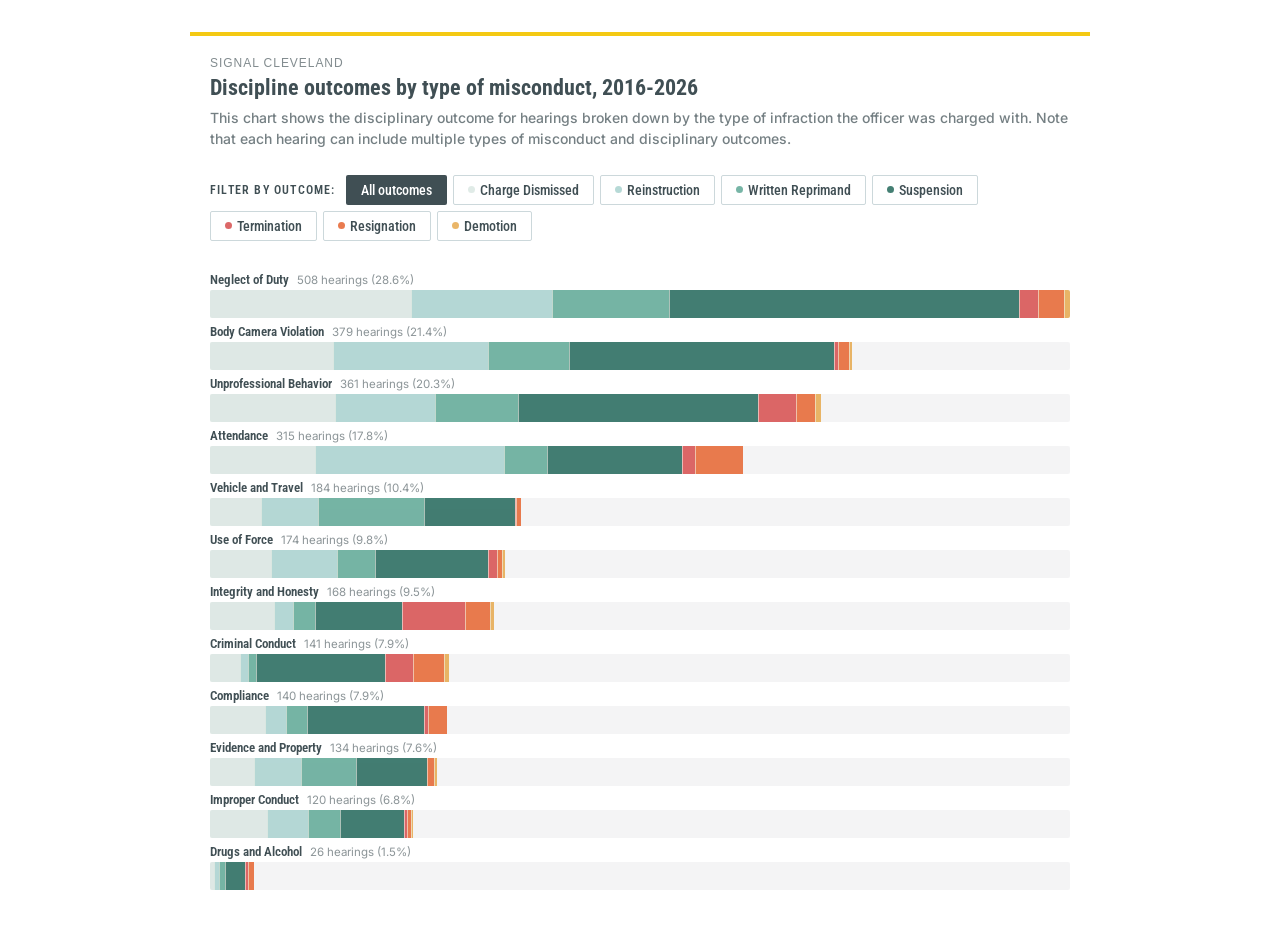
<file: index.html>
<!DOCTYPE html>
<html lang="en">
<head>
<meta charset="UTF-8">
<meta name="viewport" content="width=device-width, initial-scale=1.0">
<title>CPD Charges Visualization</title>
<link href="https://fonts.googleapis.com/css2?family=Roboto+Condensed:wght@400;500;600;700&family=Inter:wght@400;500;600&display=swap" rel="stylesheet">
<link rel="stylesheet" href="styles.css">
</head>


<body>
<div class="viz-container">
  <div class="viz-header">
    <p class="viz-kicker">Signal Cleveland</p>
    <h1 class="viz-heading">Discipline outcomes by type of misconduct, 2016-2026</h1>
    <p class="viz-subheading">This chart shows the disciplinary outcome for hearings broken down by the type of infraction the officer was charged with. Note that each hearing can include multiple types of misconduct and disciplinary outcomes.</p>
  </div>
  <div class="toggle-bar" id="toggle-bar">
    <span class="toggle-label">Filter by outcome:</span>
  </div>
  <div class="chart-header" id="chart-header">
    <button class="back-btn" id="back-btn" style="display:none">&larr; All categories</button>
    <div class="chart-header-text">
      <span class="chart-title" id="chart-title"></span>
      <span class="chart-subtitle" id="chart-subtitle"></span>
    </div>
  </div>
  <div class="chart-area" id="chart-area"></div>

</div>
<script src="script.js"></script>
<script>
/* Auto-height embed messaging (self-contained replacement for pym.js — NPR CDN retired) */
(function () {
  function postHeight() {
    var el = document.querySelector('.viz-container');
    var h = el ? Math.ceil(el.getBoundingClientRect().bottom + 32) : document.body.scrollHeight;
    window.parent.postMessage({ type: 'embed-height', height: h }, '*');
  }
  window.addEventListener('load', postHeight);
  window.addEventListener('resize', postHeight);
  setInterval(postHeight, 500);
})();
</script>
</body>
</html>
</file>
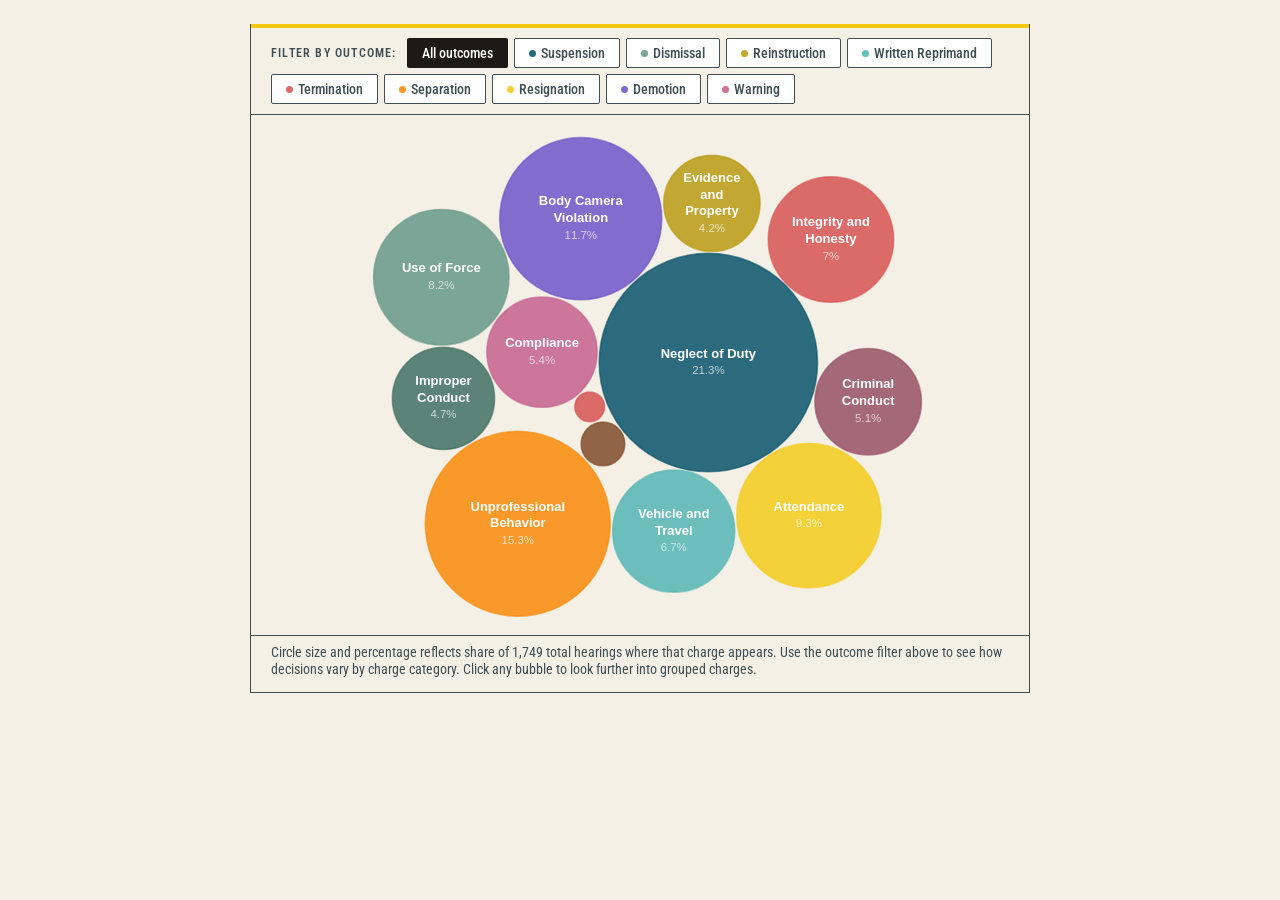
<file: cpd_viz.html>
<!DOCTYPE html>
<html lang="en">
<head>
<meta charset="UTF-8">
<meta name="viewport" content="width=device-width, initial-scale=1.0">
<title>CPD Charges Visualization</title>
<link href="https://fonts.googleapis.com/css2?family=Roboto+Condensed:wght@400;600;700&family=Merriweather:ital,wght@0,700;1,400&display=swap" rel="stylesheet">
<link rel="stylesheet" href="cpd_viz.css">
</head>
<body>
<div class="viz-container">
  <div class="toggle-bar" id="toggle-bar">
    <span class="toggle-label">Filter by outcome:</span>
  </div>
  <div class="canvas-wrap">
    <canvas id="c"></canvas>
    <div class="tooltip" id="tip"></div>
    <button class="back-btn" id="back-btn" onclick="showGroups()">&larr; All categories</button>
  </div>
  <div class="viz-note" id="viz-note">
    Circle size and percentage reflects share of 1,749 total hearings where that charge appears. Use the outcome filter above to see how decisions vary by charge category. Click any bubble to look further into grouped charges.
  </div>
</div>
<script src="cpd_viz.js"></script>
</body>
</html>
</file>
<file: styles.css>
* { box-sizing: border-box; margin: 0; padding: 0; }
body {
  background: transparent;
  font-family: 'Roboto Condensed', 'Arial Narrow', sans-serif;
  display: flex;
  align-items: flex-start;
  justify-content: center;
  padding: 32px 16px;
}
.viz-container {
  width: 100%;
  max-width: 900px;
  background: transparent;
  overflow: hidden;
}
.viz-container::before {
  content: '';
  display: block;
  height: 4px;
  background: #F4C913;
  width: 100%;
}
 
/* Viz header */
.viz-header {
  padding: 20px 20px 16px;
}

.viz-kicker {
  font-family: 'Gotham', 'Gotham Medium', sans-serif;
  font-weight: 500;
  font-size: 12px;
  color: #404F54;
  opacity: 0.65;
  text-transform: uppercase;
  letter-spacing: 0.08em;
  margin-bottom: 4px;
}
.viz-heading {
  font-family: 'Roboto Condensed', 'Arial Narrow', sans-serif;
  font-size: 22px;
  font-weight: 700;
  color: #404F54;
  line-height: 1.3;
  margin-bottom: 4px;
}

.viz-subheading {
  font-family: 'Inter', Arial, sans-serif;
  font-size: 14px;
  font-weight: 500;
  color: #404F54;
  opacity: 0.72;
  line-height: 1.5;
}

/* Toggle bar */
.toggle-bar {
  padding: 10px 20px;
  display: flex;
  align-items: center;
  gap: 6px;
  flex-wrap: wrap;
  background: transparent;
}
.toggle-label {
  font-size: 0.75rem;
   font-family: 'Roboto Condensed', 'Arial Narrow', sans-serif;
  font-weight: 600;
  letter-spacing: 0.1em;
  text-transform: uppercase;
  color: #404F54;
  margin-right: 4px;
  white-space: nowrap;
}
.toggle-btn {
  font-family: 'Roboto Condensed', 'Arial Narrow', sans-serif;
  font-size: 0.85rem;
  font-weight: 500;
  padding: 6px 14px;
  border-radius: 2px;
  border: 1px solid #ccd8db;
  background: #fff;
  cursor: pointer;
  transition: all 0.12s;
  color: #404F54;
  white-space: nowrap;
  display: flex;
  align-items: center;
  gap: 5px;
}
.toggle-btn:hover { border-color: #23685b; color: #404F54; }
.toggle-btn.active { color: white; border-color: transparent; }
.toggle-btn .dot {
  width: 7px; height: 7px;
  border-radius: 50%;
  background: currentColor;
  opacity: 0.85;
  flex-shrink: 0;
}
.toggle-btn.active .dot { background: rgba(255,255,255,0.8); }
 
/* Chart header with back button */
.chart-header {
  padding: 10px 20px 0;
  display: flex;
  align-items: center;
  gap: 10px;
  min-height: 0;
}
.chart-header:empty, .chart-header:not(.visible) {
  padding: 0;
}
.chart-header.visible {
  padding: 10px 20px 0;
}
.back-btn {
  font-family: 'Roboto Condensed', 'Arial Narrow', sans-serif;
  font-size: 0.72rem;
  font-weight: 600;
  letter-spacing: 0.07em;
  text-transform: uppercase;
  color: #404F54;
  background: #ffffff;
  border: 1px solid #404F54;
  padding: 5px 12px;
  cursor: pointer;
  transition: all 0.15s;
  display: none;
}

.chart-header-text {
  display: flex;
  flex-direction: column;
  gap: 1px;
}
.chart-title {
  font-family: 'Roboto Condensed', 'Arial Narrow', sans-serif;
  font-weight: 700;
  font-size: 0.96rem;
  color: #404F54;
}
.chart-subtitle {
    font-family: 'Roboto Condensed', 'Arial Narrow', sans-serif;
  font-size: 0.8rem;
  font-weight: 400;
  color: #404F54;
  opacity: 0.55;
}

 
/* Chart area */
.chart-area {
  padding: 20px 20px 12px;
  position: relative;
}
 
/* Bar rows */
.bar-row {
  margin-bottom: 6px;
  cursor: default;
}
.bar-row.clickable {
  cursor: pointer;
}
.bar-row.clickable:hover .bar-track {
  box-shadow: 0 1px 6px rgba(0,0,0,0.1);
}
.bar-row-label {
  font-family: 'Roboto Condensed', 'Arial Narrow', sans-serif;
  font-size: 0.82rem;
  font-weight: 600;
  color: #404F54;
  margin-bottom: 3px;
  display: flex;
  align-items: baseline;
  gap: 8px;
}
.bar-row-label .count-label {
  font-family: 'Inter', Arial, sans-serif;
  font-weight: 400;
  font-size: 0.72rem;
  color: #404F54;
  opacity: 0.6;
}
.bar-track {
  position: relative;
  height: 28px;
  background: rgba(64,79,84,0.06);
  border-radius: 2px;
  overflow: hidden;
}
.bar-fill {
  position: absolute;
  top: 0;
  left: 0;
  height: 100%;
  border-radius: 2px;
  transition: width 0.45s cubic-bezier(0.25, 0.46, 0.45, 0.94),
              opacity 0.2s ease;
}
.bar-row:hover .bar-fill {
  opacity: 0.95;
}
.bar-pct {
  position: absolute;
  right: 8px;
  top: 50%;
  transform: translateY(-50%);
  font-family: 'Roboto Condensed', 'Arial Narrow', sans-serif;
  font-size: 0.72rem;
  font-weight: 600;
  color: #fff;
  pointer-events: none;
  text-shadow: 0 1px 2px rgba(0,0,0,0.2);
}
.bar-pct.outside {
  color: #404F54;
  text-shadow: none;
  right: auto;
  left: calc(var(--bar-width) + 8px);
}
 
/* Tooltip */
.bar-tooltip {
  position: fixed;
  pointer-events: none;
  background: #404F54;
  color: #fff;
  font-family: 'Inter', Arial, sans-serif;
  font-size: 0.75rem;
  line-height: 1.5;
  padding: 12px 16px;
  border-radius: 2px;
  max-width: 280px;
  min-width: 180px;
  opacity: 0;
  transition: opacity 0.15s;
  z-index: 20;
  box-shadow: 0 4px 16px rgba(0,0,0,0.18);
}
.bar-tooltip.visible { opacity: 1; }
.bar-tooltip .tt-title {
  font-weight: 700;
  font-size: 13px;
  display: block;
  margin-bottom: 2px;
}
.bar-tooltip .tt-total {
  font-size: 0.68rem;
  opacity: 0.55;
  margin-bottom: 10px;
  display: block;
  padding-bottom: 7px;
  border-bottom: 1px solid rgba(255,255,255,0.15);
}
.bar-tooltip .tt-desc {
  display: block;
  font-size: 0.7rem;
  line-height: 1.45;
  opacity: 0.75;
  margin: -4px 0 8px;
}
.bar-tooltip .tt-section-label {
  font-size: 0.65rem;
  font-weight: 600;
  text-transform: uppercase;
  letter-spacing: 0.08em;
  opacity: 0.5;
  margin-bottom: 5px;
  display: block;
}
.bar-tooltip .tt-row {
  display: flex;
  align-items: center;
  gap: 7px;
  margin-top: 3px;
}
.bar-tooltip .tt-swatch {
  width: 9px;
  height: 9px;
  border-radius: 2px;
  flex-shrink: 0;
}
.bar-tooltip .tt-bar-swatch {
  width: 9px;
  height: 9px;
  border-radius: 2px;
  flex-shrink: 0;
}
.bar-tooltip .tt-label { flex: 1; font-size: 0.72rem; }
.bar-tooltip .tt-count { font-size: 0.72rem; font-weight: 600; white-space: nowrap; }
.bar-tooltip .tt-pct { font-size: 0.68rem; opacity: 0.5; margin-left: 2px; }
.bar-tooltip .tt-divider {
  border: none;
  border-top: 1px solid rgba(255,255,255,0.12);
  margin: 8px 0 6px;
}
 
/* Segment hover inside bar */
.bar-segment {
  position: absolute;
  top: 0;
  height: 100%;
  transition: opacity 0.15s;
}
.bar-segment:hover {
  opacity: 0.92;
}
</file>
<file: cpd_viz.css>
* {box-sizing: border-box; margin: 0; padding: 0; }
body {
  background: #F4F0E6;
  font-family: 'Roboto Condensed', system-ui, sans-serif;
  display: flex;
  align-items: flex-start;
  justify-content: center;
  min-height: 100vh;
  padding: 24px;
}
.viz-container {
  width: 100%;
  max-width: 780px;
  background: #F4F0E6;
  border: 1px solid #404F54;
  border-top: none;
  overflow: hidden;
}
.viz-container::before {
  content: '';
  display: block;
  height: 4px;
  background: #F4C913;
  width: 100%;
}
.back-btn {
  display: none;
  position: absolute;
  top: 12px;
  right: 14px;
  align-items: center;
  gap: 6px;
  font-family: 'Roboto Condensed', sans-serif;
  font-size: 0.72rem;
  font-weight: 600;
  letter-spacing: 0.07em;
  text-transform: uppercase;
  color: #404F54;
  background: #F4F0E6;
  border: 1px solid #404F54;
  padding: 5px 12px;
  cursor: pointer;
  transition: all 0.15s;
  z-index: 5;
}
.back-btn:hover { color: #404F54; border-color: #404F54; }
.back-btn.visible { display: flex; }
.toggle-bar {
  padding: 10px 20px;
  border-bottom: 1px solid #404F54;
  display: flex;
  align-items: center;
  gap: 6px;
  flex-wrap: wrap;
  background: #F4F0E6;
}
.toggle-label {
  font-size: 0.75rem;
  font-family: 'Roboto Condensed', sans-serif;
  font-weight: 600;
  letter-spacing: 0.1em;
  text-transform: uppercase;
  color: #404F54;
  margin-right: 4px;
  white-space: nowrap;
}
.toggle-btn {
  font-family: 'Roboto Condensed', sans-serif;
  font-size: 0.85rem;
  font-weight: 500;
  padding: 6px 14px;
  border-radius: 2px;
  border: 1px solid #404F54;
  background: #fff;
  cursor: pointer;
  transition: all 0.12s;
  color: #404F54;
  white-space: nowrap;
  display: flex;
  align-items: center;
  gap: 5px;
}
.toggle-btn:hover { border-color: #404F54; color: #404F54; }
.toggle-btn.active { color: white; border-color: transparent; }
.toggle-btn .dot {
  width: 7px; height: 7px;
  border-radius: 50%;
  background: currentColor;
  opacity: 0.85;
  flex-shrink: 0;
}
.toggle-btn.active .dot { background: rgba(255,255,255,0.8); }
.canvas-wrap { position: relative; width: 100%; background: #F4F0E6; }
canvas { display: block; width: 100%; cursor: default; }
.tooltip {
  position: absolute;
  pointer-events: none;
  background: #404F54;
  color: #fff;
  font-family: 'Roboto Condensed', sans-serif;
  font-size: 0.75rem;
  line-height: 1.5;
  padding: 10px 14px;
  border-radius: 2px;
  max-width: 230px;
  min-width: 160px;
  opacity: 0;
  transition: opacity 0.12s;
  z-index: 10;
}
.tooltip.visible { opacity: 1; }
.tooltip .tt-title {
  font-weight: 700;
  font-size: 0.82rem;
  display: block;
  margin-bottom: 2px;
  font-family: 'Merriweather', serif;
  font-style: italic;
}
.tooltip .tt-total {
  font-size: 0.68rem;
  opacity: 0.55;
  margin-bottom: 8px;
  display: block;
  padding-bottom: 7px;
  border-bottom: 1px solid rgba(255,255,255,0.15);
}
.tooltip .tt-row { display: flex; align-items: center; gap: 7px; margin-top: 4px; }
.tooltip .tt-swatch { width: 8px; height: 8px; border-radius: 50%; flex-shrink: 0; }
.tooltip .tt-label { flex: 1; font-size: 0.72rem; }
.tooltip .tt-count { font-size: 0.72rem; font-weight: 600; white-space: nowrap; }
.tooltip .tt-pct { font-size: 0.68rem; opacity: 0.5; margin-left: 2px; }
.viz-note {
  font-size: 0.9rem;
  color: #404F54;
  padding: 8px 20px 14px;
  font-family: 'Roboto Condensed', sans-serif;
  border-top: 1px solid #404F54;
  background: #F4F0E6;
}
</file>
